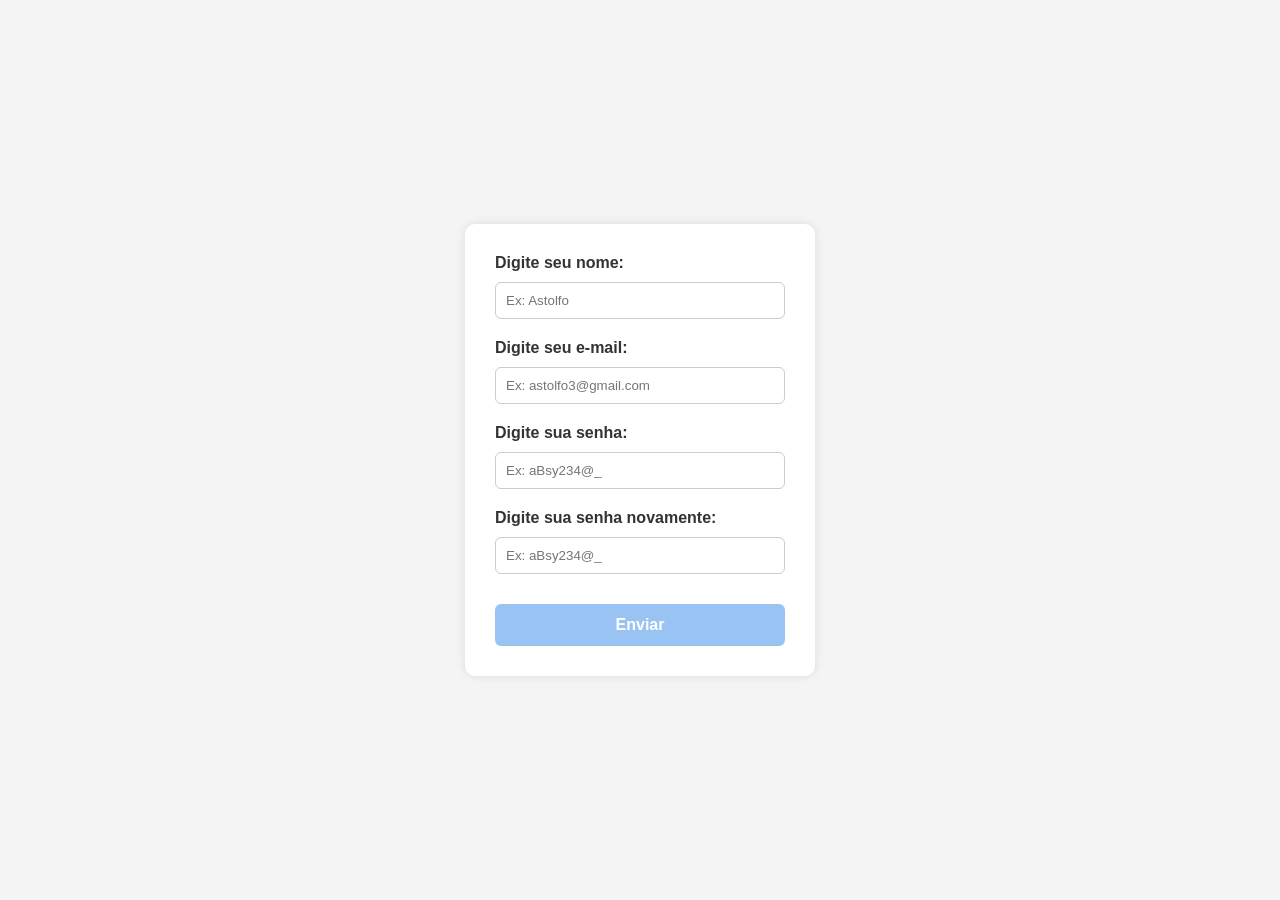
<file: indexForm.html>
<!DOCTYPE html>
<html lang="pt-br">
<head>
    <meta charset="UTF-8">
    <meta name="viewport" content="width=device-width, initial-scale=1.0">
    <title>Validacao de formulario</title>
    <style>
        *{
            margin: 0;
            padding: 0;
            box-sizing: border-box;
            font-family: Arial, Helvetica, sans-serif;
        }

        body{
            background-color: #f4f4f4;
            height: 100vh;

            display: flex;
            justify-content: center;
            align-items: center;
            gap: 20px;
        }

        form{
            background-color: white;
            padding: 30px;
            width: 350px;

            display: flex;
            flex-direction: column;
            gap: 10px;

            border-radius: 10px;
            box-shadow: 0 0 10px rgba(0,0,0,0.1);
        }

        #retorno_json{
            background-color: rgba(0,0,0,0.1);
            height: 300px;
            width: 400px;

            border-radius: 10px;
            box-shadow: 0 0 10px rgba(0,0,0,0.1);

            white-space: pre-wrap;
            word-break: break-word;
            padding: 10px;
            overflow-y: auto;
        }

        #retorno_json p{
            width: 95%;
            margin: auto;
        }

        label{
            font-weight: bold;
            color: #333;
        }

        input{
            padding: 10px;
            border: 1px solid #ccc;
            border-radius: 6px;

            outline: none;
            transition: 0.2s;
        }

        input:focus{
            border-color: #4a90e2;
            box-shadow: 0 0 5px rgba(74, 144, 226, 0.5);
        }

        button{
            margin-top: 10px;
            padding: 12px;

            border: none;
            border-radius: 6px;

            background-color: #4a90e2;
            color: white;

            font-size: 16px;
            font-weight: bold;

            cursor: pointer;
            transition: 0.2s;
        }
        
    </style>
</head>
<body>

    <form>
        <label for="input_nome" id="label_nome">Digite seu nome:</label>
        <input type="text" id="input_nome" placeholder="Ex: Astolfo">
        <div id="erro_nome"></div>

        <label for="input_email" id="label_email">Digite seu e-mail:</label>
        <input type="email" id="input_email" placeholder="Ex: astolfo3@gmail.com">
        <div id="erro_email"></div>
        
        <label for="input_senha" id="label_senha">Digite sua senha:</label>
        <input type="password" id="input_senha" placeholder="Ex: aBsy234@_">
        <div id="erro_senha"></div>
        
        <label for="input_confSenha" id="label_confSenha">Digite sua senha novamente:</label>
        <input type="password" id="input_confSenha" placeholder="Ex: aBsy234@_">
        <div id="erro_confSenha"></div>
        
        <button type="submit" id="enviar">Enviar</button>
    </form>


    <div id="retorno_json" style="display: none;">

    </div>

    <script src="scriptForm.js"></script>
</body>
</html>
</file>
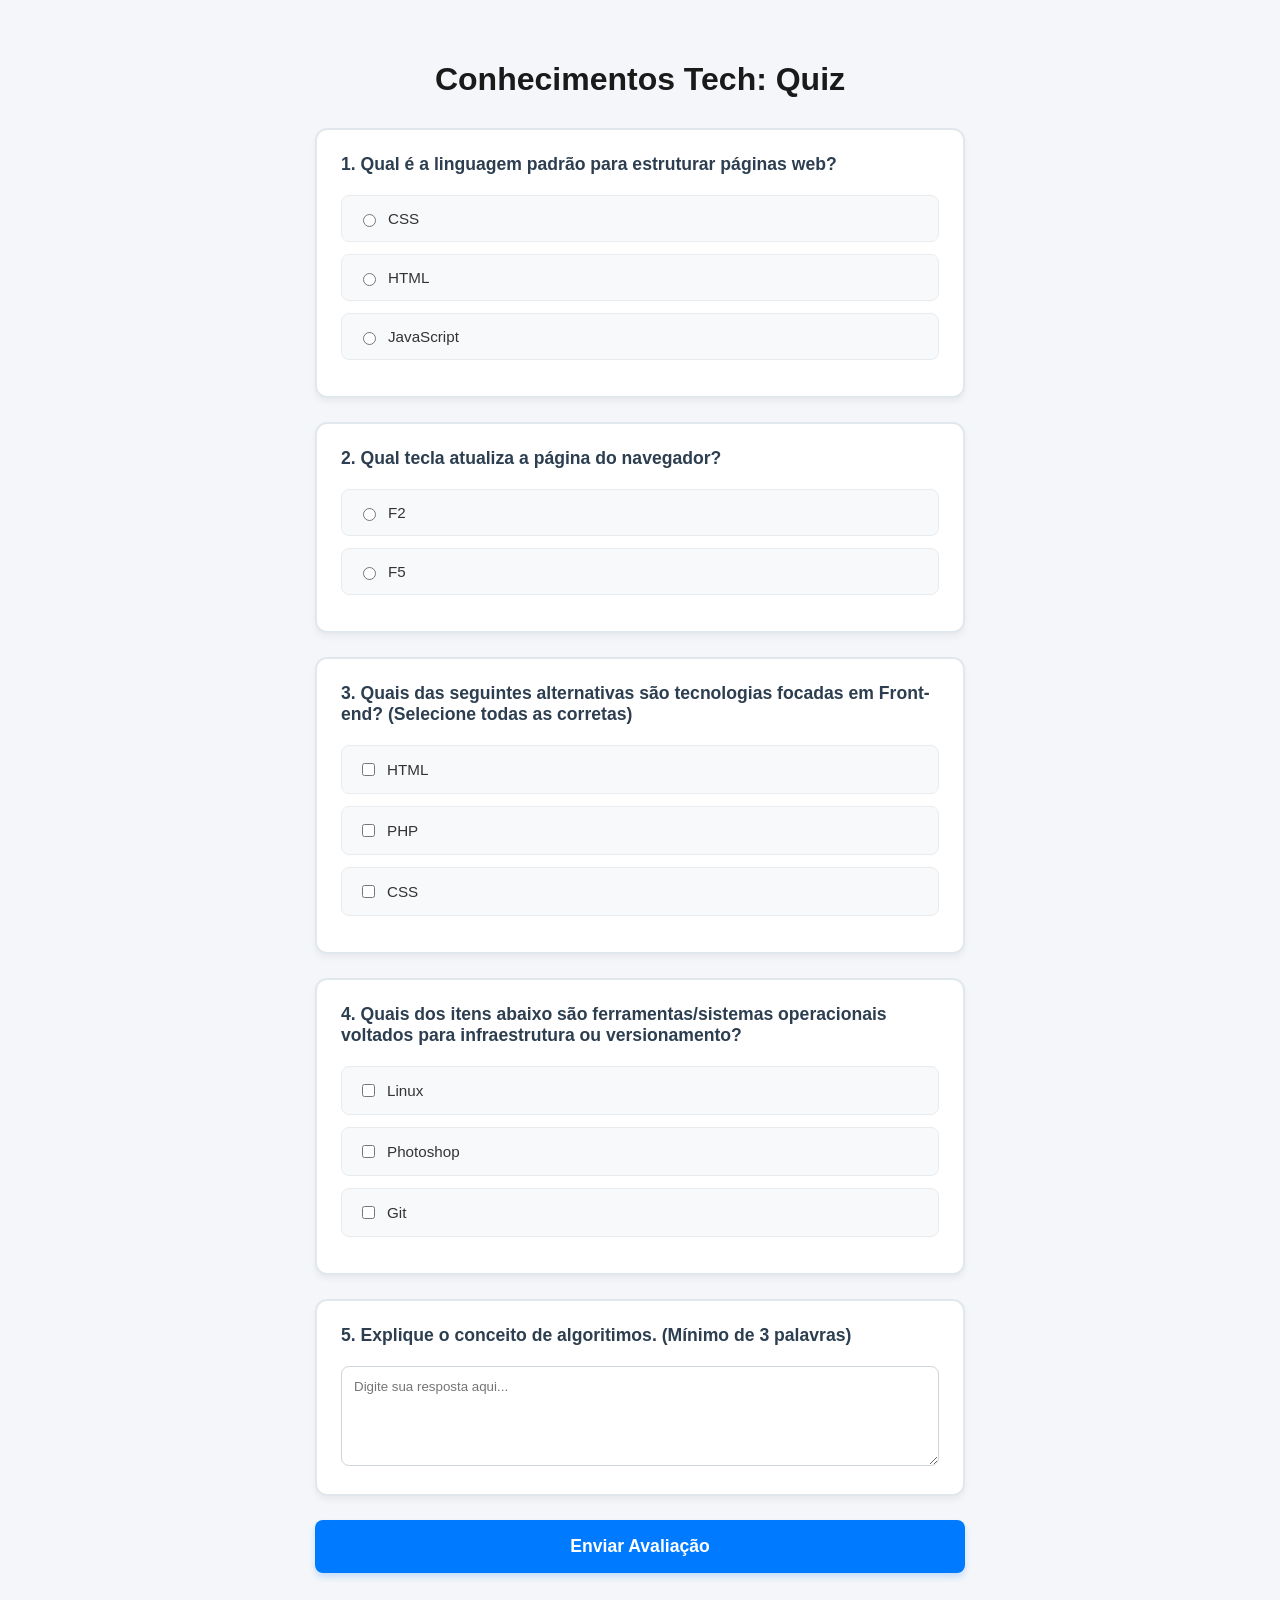
<file: Quiz/indexQuiz.html>
<!DOCTYPE html>
<html lang="pt-br">
<head>
    <meta charset="UTF-8">
    <meta name="viewport" content="width=device-width, initial-scale=1.0">
    <title>Formulário de Avaliação com Gabarito</title>
    <link rel="stylesheet" href="indexQuiz.css">
</head>
<body>

<div class="quiz-container">
    <h1>Conhecimentos Tech: Quiz </h1>

    <form id="quizForm">
      <section class="pergunta-card" id="card-q1">
        <h3>1. Qual é a linguagem padrão para estruturar páginas web?</h3>
        <div class="opcao-item">
          <input type="radio" id="p1_a" name="p1" value="css">
          <label for="p1_a">CSS</label>
        </div>
        <div class="opcao-item">
          <input type="radio" id="p1_b" name="p1" value="html">
          <label for="p1_b">HTML</label>
        </div>
        <div class="opcao-item">
          <input type="radio" id="p1_c" name="p1" value="js">
          <label for="p1_c">JavaScript</label>
        </div>
      </section>

      <section class="pergunta-card" id="card-q2">
        <h3>2. Qual tecla atualiza a página do navegador?</h3>
        <div class="opcao-item">
          <input type="radio" id="p2_a" name="p2" value="f2">
          <label for="p2_a">F2</label>
        </div>
        <div class="opcao-item">
          <input type="radio" id="p2_b" name="p2" value="f5">
          <label for="p2_b">F5</label>
        </div>
      </section>

      <section class="pergunta-card" id="card-q3">
        <h3>3. Quais das seguintes alternativas são tecnologias focadas em Front-end? (Selecione todas as corretas)</h3>
        <div class="opcao-item">
          <input type="checkbox" id="p3_a" name="p3" value="html">
          <label for="p3_a">HTML</label>
        </div>
        <div class="opcao-item">
          <input type="checkbox" id="p3_b" name="p3" value="php">
          <label for="p3_b">PHP</label>
        </div>
        <div class="opcao-item">
          <input type="checkbox" id="p3_c" name="p3" value="css">
          <label for="p3_c">CSS</label>
        </div>
      </section>

      <section class="pergunta-card" id="card-q4">
        <h3>4. Quais dos itens abaixo são ferramentas/sistemas operacionais voltados para infraestrutura ou versionamento?</h3>
        <div class="opcao-item">
          <input type="checkbox" id="p4_a" name="p4" value="linux">
          <label for="p4_a">Linux</label>
        </div>
        <div class="opcao-item">
          <input type="checkbox" id="p4_b" name="p4" value="photoshop">
          <label for="p4_b">Photoshop</label>
        </div>
        <div class="opcao-item">
          <input type="checkbox" id="p4_c" name="p4" value="git">
          <label for="p4_c">Git</label>
        </div>
      </section>


      <section class="pergunta-card" id="card-q5">
        <h3>5. Explique o conceito de algoritimos. (Mínimo de 3 palavras)</h3>
        <textarea id="p5" name="p5" placeholder="Digite sua resposta aqui..."></textarea>
      </section>

      <div id="erro-validacao-container" class="erro-container" style="display: none; margin-top: 24px;"></div>

      <button type="submit" class="btn-enviar">Enviar Avaliação</button>
      
    </form>


    <div id="resultado" class="resultado-box">
      <h2>Resultado da Avaliação</h2>
      <p id="placarFinal"></p>
      
      <h3>Objeto JSON de Entrega:</h3>
      <pre id="saida"></pre>
    </div>

  </div>

    <script src="indexQuiz.js"></script>

</body>
</html>
</file>
<file: Quiz/indexQuiz.css>
body {
  background-color: #f4f6f9;
  color: #333;
  font-family: 'Segoe UI', Tahoma, Geneva, Verdana, sans-serif;
  margin: 0;
  padding: 40px 20px;
  display: flex;
  justify-content: center;
}

.quiz-container {
  width: 100%;
  max-width: 650px;
  }

h1 {
  text-align: center;
  color: #1a1a1a;
  margin-bottom: 30px;
}

.pergunta-card {
  background-color: #ffffff;
  padding: 24px;
  border-radius: 12px;
  margin-bottom: 24px;
  box-shadow: 0 4px 6px rgba(0, 0, 0, 0.05);
  border: 2px solid #e1e8ed;
  transition: all 0.3s ease;
  }

.pergunta-card h3 {
  margin-top: 0;
  margin-bottom: 20px;
  font-size: 1.1rem;
  color: #2c3e50;
  }

.opcao-item {
  display: flex;
  align-items: center;
  background-color: #f8f9fa;
  padding: 14px 16px;
  margin-bottom: 12px;
  border-radius: 8px;
  cursor: pointer;
  border: 1px solid #e9ecef;
  }

.opcao-item input {
  margin-right: 12px;
  cursor: pointer;
}

.opcao-item label {
  cursor: pointer;
  flex: 1;
  font-size: 0.95rem;
  }

textarea {
  width: 100%;
  height: 100px;
  padding: 12px;
  border-radius: 8px;
  border: 1px solid #ced4da;
  resize: vertical;
  font-family: inherit;
  box-sizing: border-box;
}

.btn-enviar {
  width: 100%;
  background-color: #007bff;
  color: white;
  border: none;
  padding: 16px;
  font-size: 1.1rem;
  font-weight: bold;
  border-radius: 8px;
  cursor: pointer;
  box-shadow: 0 4px 6px rgba(0, 123, 255, 0.2);
}

.btn-enviar:hover {
  background-color: #0056b3;
}

.resultado-box {
  display: none;
  background-color: #fff;
  padding: 24px;
  border-radius: 12px;
  margin-top: 30px;
  border: 1px solid #ced4da;
  box-shadow: 0 4px 6px rgba(0, 0, 0, 0.05);
}

pre {
  background-color: whitesmoke;
  color: #04d361;
  padding: 18px;
  border-radius: 8px;
  overflow-x: auto;
  font-size: 0.9rem;
  font-family: 'Courier New', Courier, monospace;
}

.erro-container {
  background-color: #fff5f5;
  border: 1px solid #ff3b30;
  border-radius: 12px;
  padding: 24px;
  margin-bottom: 24px;
  color: #ff3b30;
  box-shadow: 0 4px 6px rgba(255, 59, 48, 0.05);
}

.erro-container h3 {
  margin-top: 0;
  margin-bottom: 12px;
  font-size: 1.1rem;
  color: #ff3b30;
}

.erro-container ul {
  margin: 0;
  padding-left: 20px;
}

.erro-container li {
  margin-bottom: 8px;
  font-size: 0.95rem;
}
</file>
